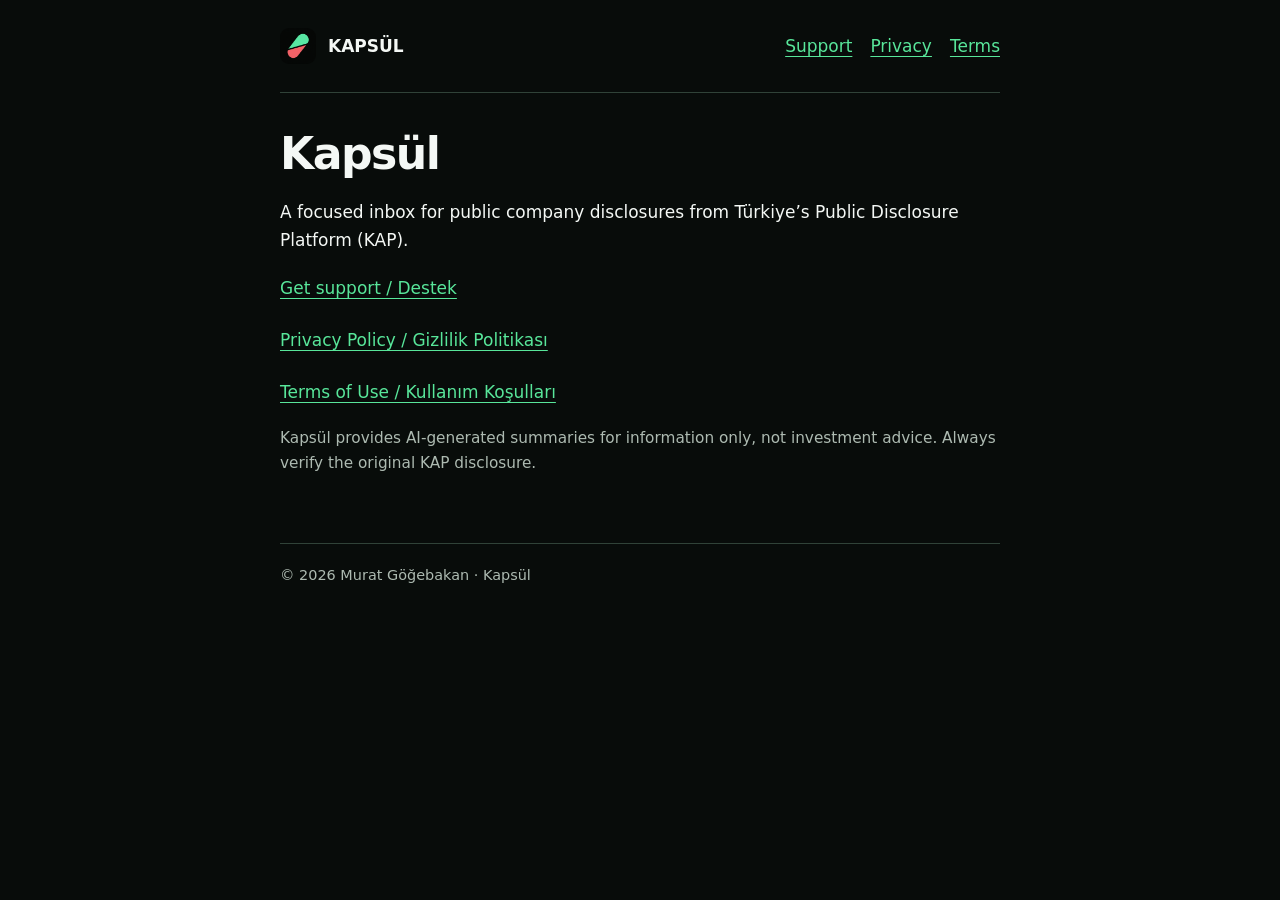
<file: index.html>
<!doctype html>
<html lang="en"><head><meta charset="utf-8"><meta name="viewport" content="width=device-width, initial-scale=1"><meta name="description" content="Support and privacy information for Kapsül, the KAP disclosure inbox."><title>Kapsül — Support & Privacy</title><link rel="icon" href="assets/icon.png"><link rel="stylesheet" href="styles.css"></head><body>
<header><a class="brand" href="index.html"><img src="assets/icon.png" alt="">KAPSÜL</a><nav aria-label="Navigation"><a href="support.html">Support</a><a href="privacy.html">Privacy</a><a href="terms.html">Terms</a></nav></header>
<main><h1>Kapsül</h1><p>A focused inbox for public company disclosures from Türkiye’s Public Disclosure Platform (KAP).</p><ul class="links"><li><a href="support.html">Get support / Destek</a></li><li><a href="privacy.html">Privacy Policy / Gizlilik Politikası</a></li><li><a href="terms.html">Terms of Use / Kullanım Koşulları</a></li></ul><p class="muted">Kapsül provides AI-generated summaries for information only, not investment advice. Always verify the original KAP disclosure.</p></main>
<footer>© 2026 Murat Göğebakan · Kapsül</footer></body></html>
</file>
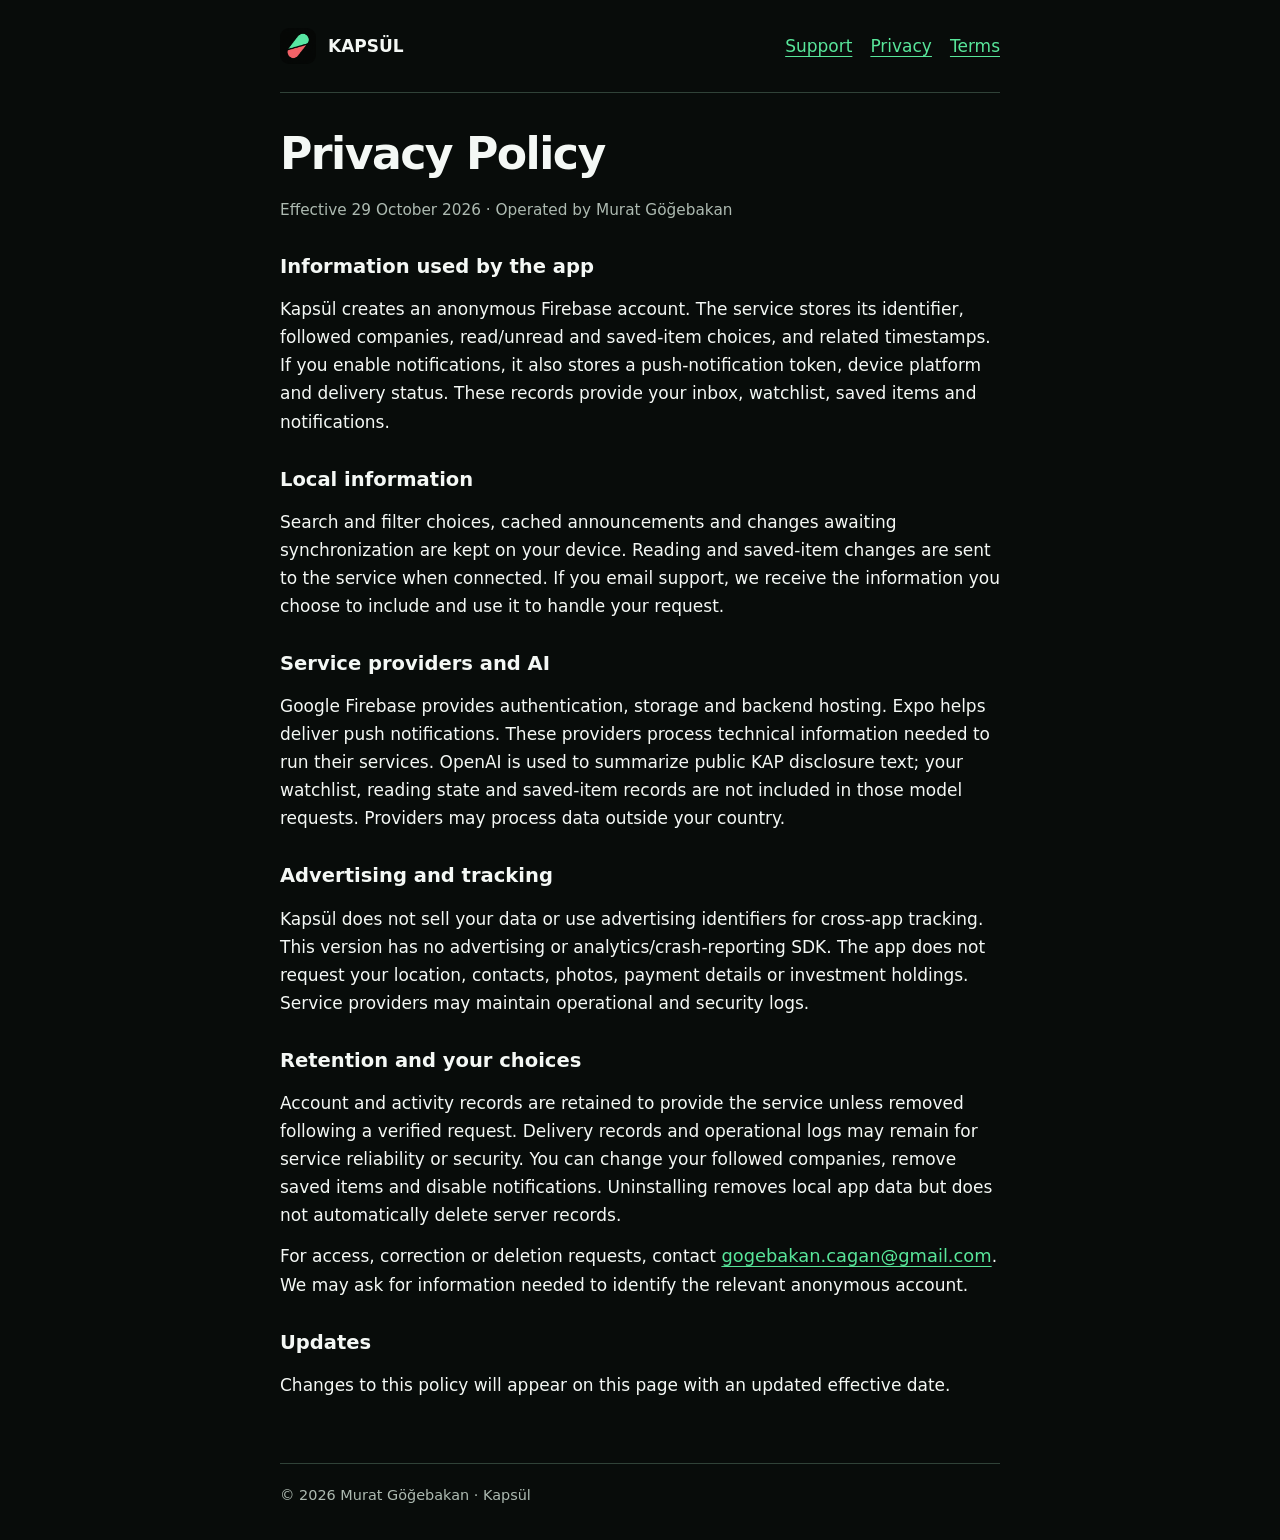
<file: privacy.html>
<!doctype html>
<html lang="en"><head><meta charset="utf-8"><meta name="viewport" content="width=device-width, initial-scale=1"><title>Privacy Policy — Kapsül</title><link rel="icon" href="assets/icon.png"><link rel="stylesheet" href="styles.css"></head><body>
<header><a class="brand" href="index.html"><img src="assets/icon.png" alt="">KAPSÜL</a><nav aria-label="Navigation"><a href="support.html">Support</a><a href="privacy.html" aria-current="page">Privacy</a><a href="terms.html">Terms</a></nav></header>
<main><h1>Privacy Policy</h1><p class="muted">Effective 29 October 2026 · Operated by Murat Göğebakan</p>
<h2>Information used by the app</h2><p>Kapsül creates an anonymous Firebase account. The service stores its identifier, followed companies, read/unread and saved-item choices, and related timestamps. If you enable notifications, it also stores a push-notification token, device platform and delivery status. These records provide your inbox, watchlist, saved items and notifications.</p>
<h2>Local information</h2><p>Search and filter choices, cached announcements and changes awaiting synchronization are kept on your device. Reading and saved-item changes are sent to the service when connected. If you email support, we receive the information you choose to include and use it to handle your request.</p>
<h2>Service providers and AI</h2><p>Google Firebase provides authentication, storage and backend hosting. Expo helps deliver push notifications. These providers process technical information needed to run their services. OpenAI is used to summarize public KAP disclosure text; your watchlist, reading state and saved-item records are not included in those model requests. Providers may process data outside your country.</p>
<h2>Advertising and tracking</h2><p>Kapsül does not sell your data or use advertising identifiers for cross-app tracking. This version has no advertising or analytics/crash-reporting SDK. The app does not request your location, contacts, photos, payment details or investment holdings. Service providers may maintain operational and security logs.</p>
<h2>Retention and your choices</h2><p>Account and activity records are retained to provide the service unless removed following a verified request. Delivery records and operational logs may remain for service reliability or security. You can change your followed companies, remove saved items and disable notifications. Uninstalling removes local app data but does not automatically delete server records.</p><p>For access, correction or deletion requests, contact <a class="email" href="mailto:gogebakan.cagan@gmail.com?subject=Kaps%C3%BCl%20Privacy">gogebakan.cagan@gmail.com</a>. We may ask for information needed to identify the relevant anonymous account.</p>
<h2>Updates</h2><p>Changes to this policy will appear on this page with an updated effective date.</p></main>
<footer>© 2026 Murat Göğebakan · Kapsül</footer></body></html>
</file>
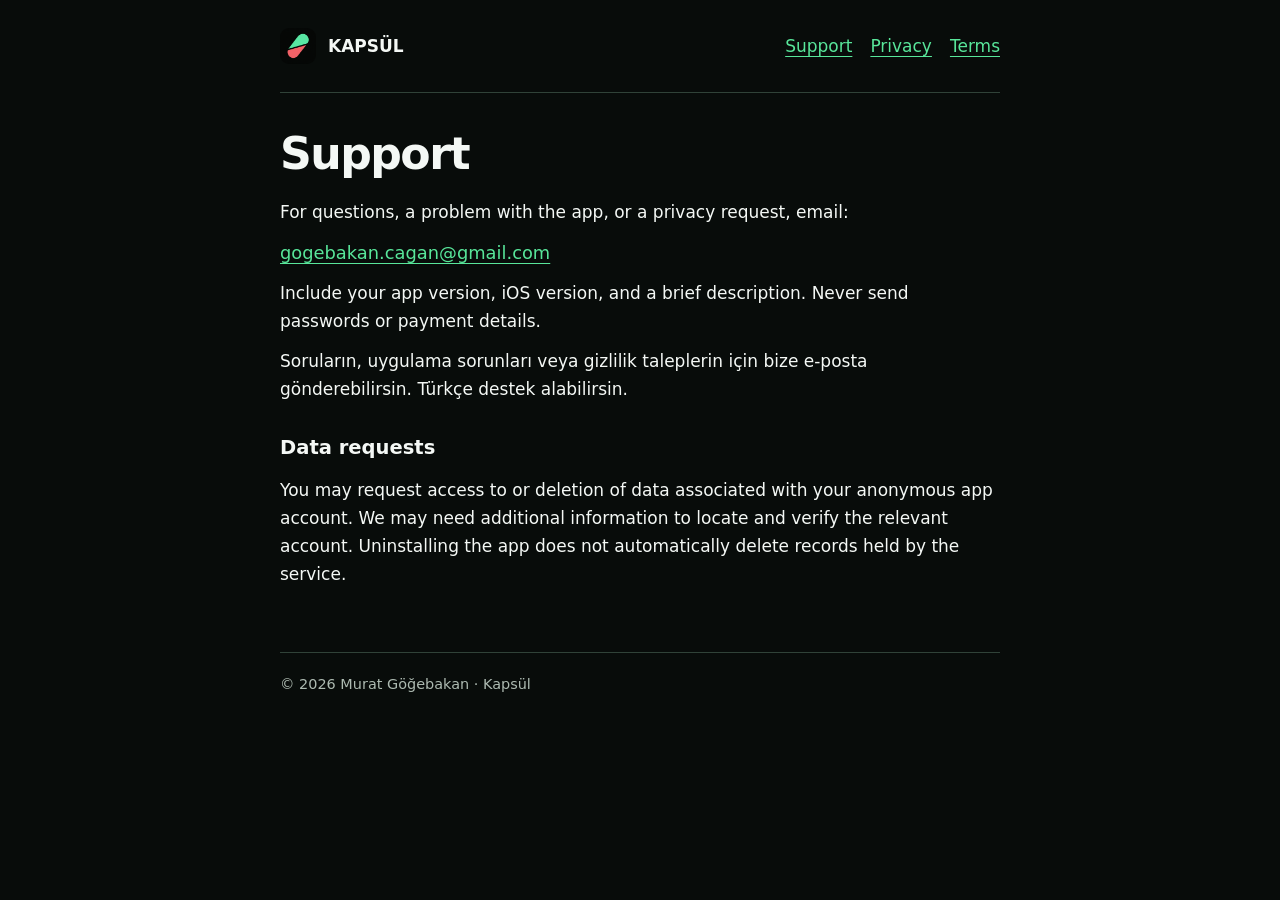
<file: support.html>
<!doctype html>
<html lang="en"><head><meta charset="utf-8"><meta name="viewport" content="width=device-width, initial-scale=1"><title>Support — Kapsül</title><link rel="icon" href="assets/icon.png"><link rel="stylesheet" href="styles.css"></head><body>
<header><a class="brand" href="index.html"><img src="assets/icon.png" alt="">KAPSÜL</a><nav aria-label="Navigation"><a href="support.html" aria-current="page">Support</a><a href="privacy.html">Privacy</a><a href="terms.html">Terms</a></nav></header>
<main><h1>Support</h1><p>For questions, a problem with the app, or a privacy request, email:</p><p class="email"><a href="mailto:gogebakan.cagan@gmail.com?subject=Kaps%C3%BCl%20Support">gogebakan.cagan@gmail.com</a></p><p>Include your app version, iOS version, and a brief description. Never send passwords or payment details.</p><p lang="tr">Soruların, uygulama sorunları veya gizlilik taleplerin için bize e-posta gönderebilirsin. Türkçe destek alabilirsin.</p><h2>Data requests</h2><p>You may request access to or deletion of data associated with your anonymous app account. We may need additional information to locate and verify the relevant account. Uninstalling the app does not automatically delete records held by the service.</p></main>
<footer>© 2026 Murat Göğebakan · Kapsül</footer></body></html>
</file>
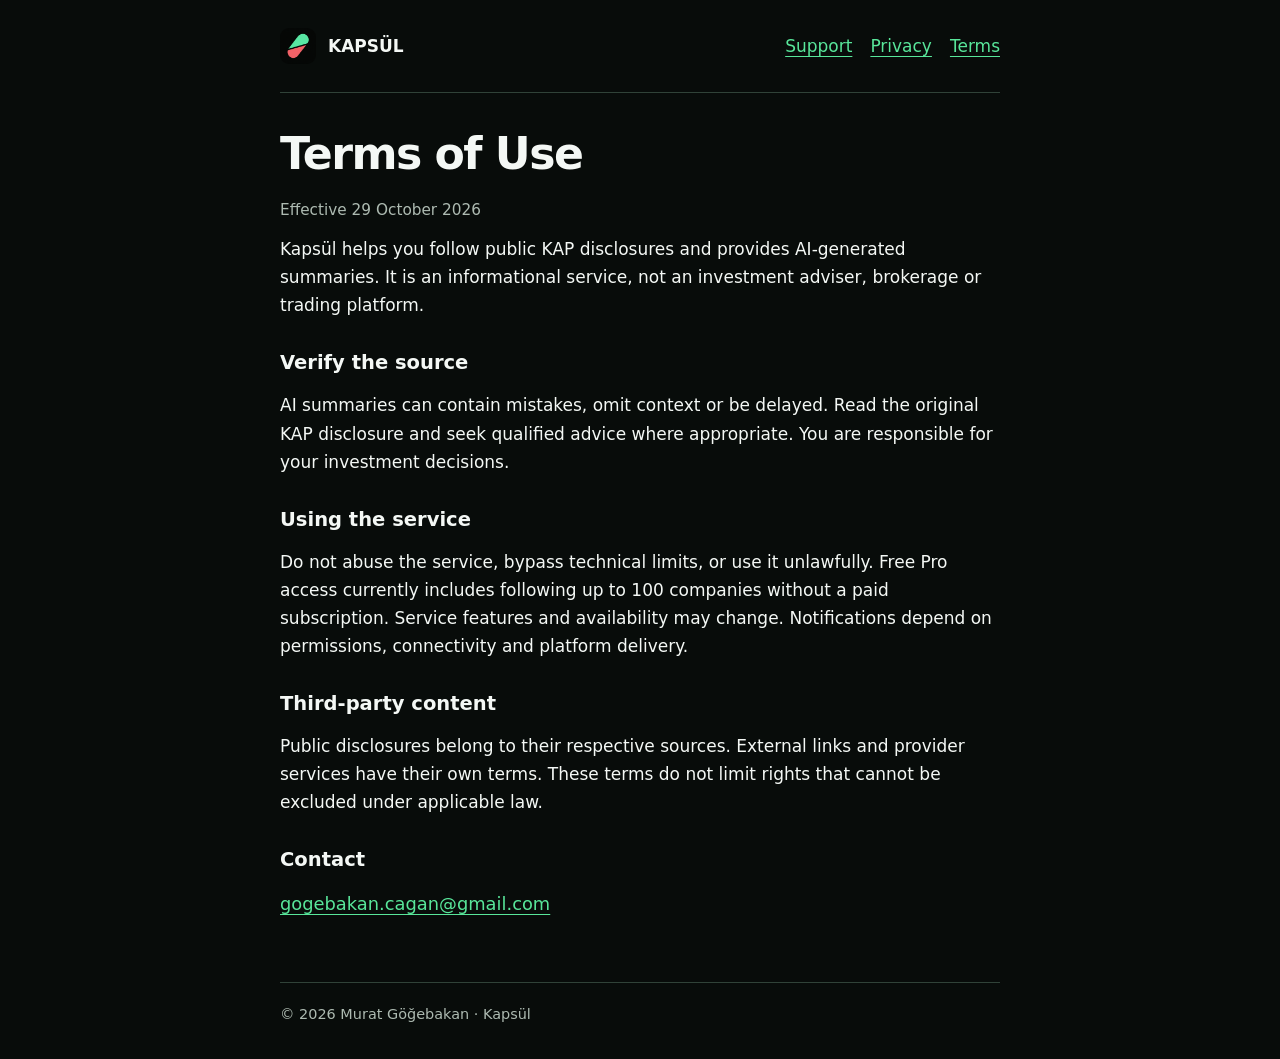
<file: terms.html>
<!doctype html>
<html lang="en"><head><meta charset="utf-8"><meta name="viewport" content="width=device-width, initial-scale=1"><title>Terms of Use — Kapsül</title><link rel="icon" href="assets/icon.png"><link rel="stylesheet" href="styles.css"></head><body>
<header><a class="brand" href="index.html"><img src="assets/icon.png" alt="">KAPSÜL</a><nav aria-label="Navigation"><a href="support.html">Support</a><a href="privacy.html">Privacy</a><a href="terms.html" aria-current="page">Terms</a></nav></header>
<main><h1>Terms of Use</h1><p class="muted">Effective 29 October 2026</p><p>Kapsül helps you follow public KAP disclosures and provides AI-generated summaries. It is an informational service, not an investment adviser, brokerage or trading platform.</p><h2>Verify the source</h2><p>AI summaries can contain mistakes, omit context or be delayed. Read the original KAP disclosure and seek qualified advice where appropriate. You are responsible for your investment decisions.</p><h2>Using the service</h2><p>Do not abuse the service, bypass technical limits, or use it unlawfully. Free Pro access currently includes following up to 100 companies without a paid subscription. Service features and availability may change. Notifications depend on permissions, connectivity and platform delivery.</p><h2>Third-party content</h2><p>Public disclosures belong to their respective sources. External links and provider services have their own terms. These terms do not limit rights that cannot be excluded under applicable law.</p><h2>Contact</h2><p><a class="email" href="mailto:gogebakan.cagan@gmail.com?subject=Kaps%C3%BCl%20Support">gogebakan.cagan@gmail.com</a></p></main>
<footer>© 2026 Murat Göğebakan · Kapsül</footer></body></html>
</file>
<file: styles.css>
:root{color-scheme:dark;--bg:#080c0a;--surface:#111915;--text:#f4f8f5;--muted:#adbab1;--line:#304238;--accent:#58e69a;font:17px/1.65 system-ui,-apple-system,sans-serif}*{box-sizing:border-box}body{margin:0;background:var(--bg);color:var(--text)}header,main,footer{width:min(100% - 40px,720px);margin-inline:auto}header{padding-block:28px;display:flex;gap:20px;align-items:center;justify-content:space-between;flex-wrap:wrap;border-bottom:1px solid var(--line)}.brand{display:flex;gap:12px;align-items:center;text-decoration:none;color:var(--text);font-weight:700}.brand img{width:36px;height:36px;border-radius:9px}nav{display:flex;gap:18px;flex-wrap:wrap}a{color:var(--accent);text-underline-offset:4px}a:hover{text-decoration-thickness:2px}a:focus-visible{outline:2px solid var(--accent);outline-offset:5px}main{padding-block:36px 52px;min-height:50vh}h1{font-size:clamp(2rem,6vw,2.6rem);line-height:1.15;letter-spacing:-.035em;margin:0 0 18px}h2{font-size:1.15rem;margin:28px 0 8px}p,ul{margin:12px 0}.muted{color:var(--muted);font-size:.9rem}li{margin-block:8px}.email{overflow-wrap:anywhere;font-size:1.05rem}footer{border-top:1px solid var(--line);padding-block:20px 32px;color:var(--muted);font-size:.85rem}.links{padding:0;list-style:none}.links a{display:inline-block;padding-block:8px}@media(max-width:420px){header,main,footer{width:calc(100% - 32px)}nav{gap:14px;font-size:.9rem}}
</file>
